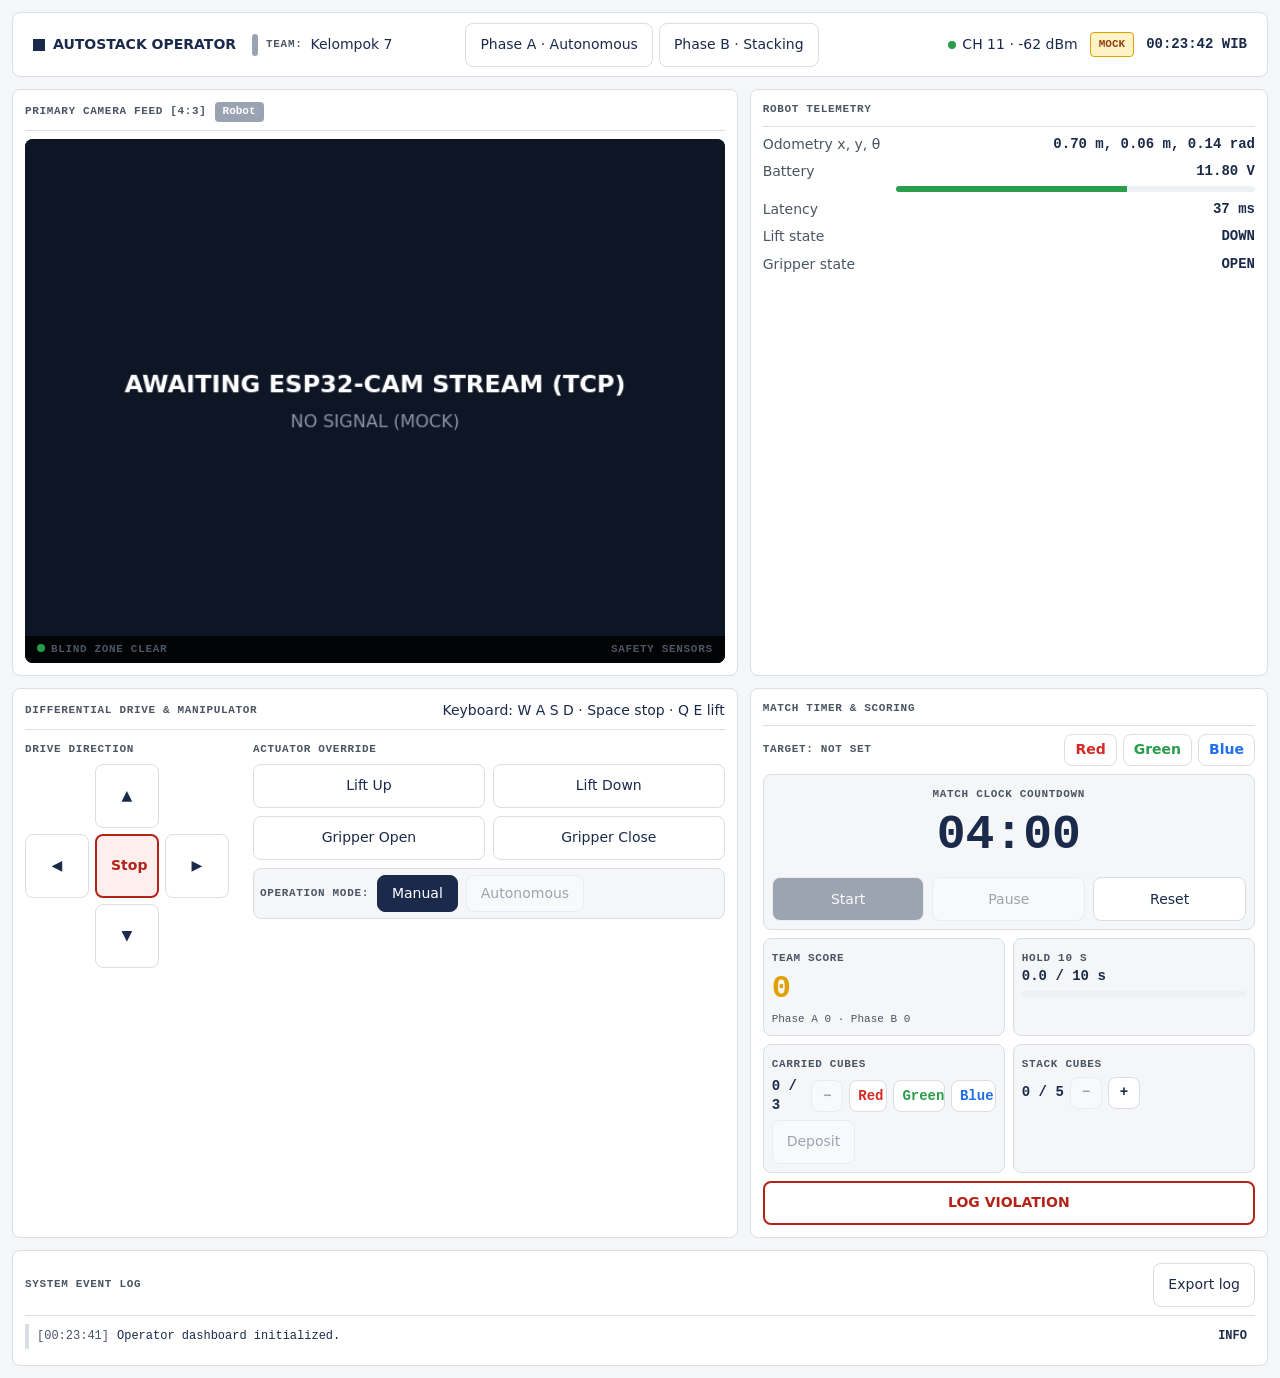
<file: index.html>
<!DOCTYPE html>
<html lang="en">
<head>
  <meta charset="UTF-8" />
  <meta name="viewport" content="width=device-width, initial-scale=1.0" />
  <title>AutoStack Operator Dashboard</title>
  <link rel="stylesheet" href="css/base.css" />
  <link rel="stylesheet" href="css/layout.css" />
  <link rel="stylesheet" href="css/components.css" />
</head>
<body>
  <div id="dq-banner" class="dq-banner" hidden>
    <strong>DISQUALIFIED</strong>
    <span>All robot controls locked</span>
    <button id="btn-reset-match" type="button">Reset Match</button>
  </div>

  <header class="app-header">
    <div class="brand"><span class="brand-mark" aria-hidden="true"></span>AutoStack Operator</div>
    <div class="team-block">
      <span id="team-color-bar" class="team-bar" aria-hidden="true"></span>
      <span class="label">Team:</span>
      <span id="team-name">Team Name</span>
    </div>
    <div class="phase-select" role="group" aria-label="Phase">
      <button id="btn-phase-a" type="button">Phase A · Autonomous</button>
      <button id="btn-phase-b" type="button">Phase B · Stacking</button>
    </div>
    <div class="header-meta">
      <span id="wifi-status" class="wifi"><span class="dot" aria-hidden="true"></span><span id="wifi-text">CH — · — dBm</span></span>
      <span id="mode-badge" class="badge">MOCK</span>
      <span id="clock" class="clock">--:--:-- WIB</span>
    </div>
  </header>

  <main class="grid">
    <section class="panel video-panel" aria-label="Camera feed">
      <div class="panel-head">
        <span>Primary camera feed [4:3]</span>
        <span id="robot-tag" class="tag">Robot</span>
      </div>
      <div class="video-wrap">
        <canvas id="video-canvas" width="640" height="480"></canvas>
        <div id="blind-zone-bar" class="blind-zone">
          <span><span id="blind-zone-dot" class="dot" aria-hidden="true"></span><span id="blind-zone-text">Blind zone clear</span></span>
          <span class="label">Safety sensors</span>
        </div>
      </div>
    </section>

    <section class="panel telemetry-panel" aria-label="Telemetry">
      <div class="panel-head">
        <span>Robot telemetry</span>
        <span id="telemetry-stale-badge" class="badge danger" hidden>Stale</span>
      </div>
      <dl class="telemetry-list">
        <dt>Odometry x, y, θ</dt><dd id="odo">—</dd>
        <dt>Battery</dt><dd><span id="battery">—</span><span class="bar"><span id="battery-fill"></span></span></dd>
        <dt>Latency</dt><dd id="latency">—</dd>
        <dt>Lift state</dt><dd id="lift-state">—</dd>
        <dt>Gripper state</dt><dd id="gripper-state">—</dd>
      </dl>
    </section>

    <section class="panel control-panel" aria-label="Controls">
      <div class="panel-head">
        <span>Differential drive &amp; manipulator</span>
        <span id="out-of-base-badge" class="badge warn" hidden>Out of base: drive disabled</span>
        <span class="hint">Keyboard: W A S D · Space stop · Q E lift</span>
      </div>
      <div class="controls-body">
        <div class="dpad-wrap">
          <span class="label">Drive direction</span>
          <div class="dpad">
            <button type="button" data-cmd="forward" aria-label="Forward">▲</button>
            <button type="button" data-cmd="left" aria-label="Left">◀</button>
            <button type="button" data-cmd="stop" class="stop" aria-label="Stop">Stop</button>
            <button type="button" data-cmd="right" aria-label="Right">▶</button>
            <button type="button" data-cmd="backward" aria-label="Backward">▼</button>
          </div>
        </div>
        <div class="actuator-wrap">
          <span class="label">Actuator override</span>
          <div class="actuator-row">
            <button type="button" data-cmd="lift_up">Lift Up</button>
            <button type="button" data-cmd="lift_down">Lift Down</button>
            <button type="button" data-cmd="grip_open">Gripper Open</button>
            <button type="button" data-cmd="grip_close">Gripper Close</button>
          </div>
          <div class="mode-row">
            <span class="label">Operation mode:</span>
            <button id="btn-mode-manual" type="button">Manual</button>
            <button id="btn-mode-auto" type="button" title="Not available in Phase B">Autonomous</button>
          </div>
        </div>
      </div>
    </section>

    <section class="panel score-panel" aria-label="Timer and scoring">
      <div class="panel-head"><span>Match timer &amp; scoring</span></div>
      <div class="target-row">
        <span class="label" id="target-label">Target: not set</span>
        <span class="target-buttons" role="group" aria-label="Target colour">
          <button type="button" data-target="red">Red</button>
          <button type="button" data-target="green">Green</button>
          <button type="button" data-target="blue">Blue</button>
        </span>
      </div>
      <div class="timer-block">
        <span class="label">Match clock countdown</span>
        <div id="timer" class="timer">04:00</div>
        <div class="timer-row">
          <button id="btn-start" type="button">Start</button>
          <button id="btn-pause" type="button">Pause</button>
          <button id="btn-reset" type="button">Reset</button>
        </div>
      </div>
      <div class="score-grid">
        <div class="score-cell">
          <span class="label">Team score</span>
          <div id="team-score" class="score">0</div>
          <div id="phase-subscores" class="sub">Phase A 0 · Phase B 0</div>
        </div>
        <div class="score-cell">
          <span class="label">Hold 10 s</span>
          <div id="hold-text" class="hold-text">0.0 / 10 s</div>
          <span class="bar"><span id="hold-fill"></span></span>
        </div>
        <div class="score-cell">
          <span class="label">Carried cubes</span>
          <div class="counter"><span id="carry-count">0 / 3</span>
            <button id="carry-minus" type="button" aria-label="Remove last cube">−</button>
            <button type="button" data-cube="red" aria-label="Carry red cube">Red</button>
            <button type="button" data-cube="green" aria-label="Carry green cube">Green</button>
            <button type="button" data-cube="blue" aria-label="Carry blue cube">Blue</button>
          </div>
          <button id="btn-deposit" type="button">Deposit</button>
        </div>
        <div class="score-cell">
          <span class="label">Stack cubes</span>
          <div class="counter"><span id="stack-count">0 / 5</span>
            <button id="stack-minus" type="button" aria-label="Stack minus">−</button>
            <button id="stack-plus" type="button" aria-label="Stack plus">+</button>
          </div>
        </div>
      </div>
      <button id="btn-violation" type="button" class="danger-outline">Log Violation</button>
    </section>

    <section class="panel log-panel" aria-label="Event log">
      <div class="panel-head">
        <span>System event log</span>
        <button id="btn-export-log" type="button">Export log</button>
      </div>
      <ul id="log-list"></ul>
    </section>
  </main>

  <dialog id="violation-dialog" aria-labelledby="violation-title">
    <h2 id="violation-title">Log Violation</h2>
    <button type="button" data-penalty="OTHER_BASE">Robot enters other team's base <b>(−50)</b></button>
    <button type="button" data-penalty="BLOCK_OPPONENT_OVER_5S">Blocks opponent over 5 s <b>(−50)</b></button>
    <button type="button" data-penalty="DELIBERATE_RAM">Rams opponent deliberately <b>(−80)</b></button>
    <button type="button" data-penalty="OPERATOR_LOOKS_ARENA">Operator looks at arena in Phase B <b id="look-points">(warning)</b></button>
    <button type="button" id="btn-disqualify" class="danger-solid">Uses extra vision apparatus <b>(Disqualify)</b></button>
    <button type="button" data-close>Cancel</button>
  </dialog>

  <script type="module" src="js/main.js"></script>
</body>
</html>
</file>
<file: css/base.css>
/* Design tokens and element defaults (PRD 11). All colours live in :root. */
:root {
  --c-bg: #f4f6f8;
  --c-panel: #fff;
  --c-inset: #edf1f5;
  --c-border: #d9dee5;
  --c-text: #1b2a4a;
  --c-muted: #4b5563;
  --c-green: #2a9d4b;
  --c-blue: #1f6feb;
  --c-red: #d62828;
  --c-warn: #e0a100;
  --c-danger: #b42318;
  --c-video: #0e1524;
  --radius: 8px;
  --mono: ui-monospace, Consolas, Menlo, monospace;
  --sans: system-ui, -apple-system, "Segoe UI", Roboto, sans-serif;
}

* { box-sizing: border-box; }

body {
  margin: 0;
  min-width: 1280px;
  background: var(--c-bg);
  color: var(--c-text);
  font-family: var(--sans);
  font-size: 14px;
  line-height: 1.4;
  padding: 12px;
}

h2 { font-size: 1rem; margin: 0; }

button {
  font: inherit;
  color: var(--c-text);
  background: var(--c-panel);
  border: 1px solid var(--c-border);
  border-radius: var(--radius);
  min-height: 44px;
  padding: 8px 14px;
  cursor: pointer;
}

button:hover:not(:disabled) { background: var(--c-inset); }
button:disabled { opacity: 0.4; cursor: not-allowed; }
button:focus-visible { outline: 2px solid var(--c-blue); outline-offset: 2px; }
button.active { background: var(--c-text); color: #fff; border-color: var(--c-text); }

[hidden] { display: none !important; }

.label {
  font-family: var(--mono);
  font-size: 11px;
  font-weight: 700;
  letter-spacing: 0.06em;
  text-transform: uppercase;
  color: var(--c-muted);
}

/* Accent follows the drawn match target; neutral grey until the operator picks one. */
.team-bar:not([data-color]), .tag:not([data-color]) { background: #9aa3b2; }
.team-bar[data-color="green"], .tag[data-color="green"] { background: var(--c-green); }
.team-bar[data-color="blue"], .tag[data-color="blue"] { background: var(--c-blue); }
.team-bar[data-color="red"], .tag[data-color="red"] { background: var(--c-red); }
</file>
<file: css/layout.css>
/* Page skeleton (PRD 5). Fixed desktop grid: no vertical scroll at 1920x1080. */
.app-header {
  display: flex;
  flex-wrap: wrap;
  align-items: center;
  gap: 1rem;
  padding: 0.6rem 1.25rem;
  background: var(--c-panel);
  border: 1px solid var(--c-border);
  border-radius: var(--radius);
  margin-bottom: 12px;
}

.brand { font-weight: 800; text-transform: uppercase; display: flex; align-items: center; gap: 8px; }
.brand-mark { width: 12px; height: 12px; background: var(--c-text); }

.team-block { display: flex; align-items: center; gap: 8px; }
.team-bar { width: 6px; height: 22px; border-radius: 3px; }

.phase-select { display: flex; gap: 6px; margin: 0 auto; }
.header-meta { display: flex; align-items: center; gap: 12px; margin-left: auto; }
.clock { font-family: var(--mono); font-weight: 700; font-variant-numeric: tabular-nums; }

.grid {
  display: grid;
  gap: 12px;
  grid-template-columns: 7fr 5fr;
  grid-template-areas:
    "video telemetry"
    "control score"
    "log log";
}

.video-panel { grid-area: video; }
.telemetry-panel { grid-area: telemetry; }
.control-panel { grid-area: control; }
.score-panel { grid-area: score; }
.log-panel { grid-area: log; }

.controls-body {
  display: grid;
  grid-template-columns: auto 1fr;
  gap: 1.5rem;
  align-items: start;
}

.score-grid {
  display: grid;
  grid-template-columns: 1fr 1fr;
  gap: 8px;
  margin: 8px 0;
}

.dq-banner {
  display: flex;
  align-items: center;
  gap: 12px;
  background: var(--c-danger);
  color: #fff;
  border-radius: var(--radius);
  padding: 10px 16px;
  margin-bottom: 12px;
  text-transform: uppercase;
  letter-spacing: 0.04em;
}

.dq-banner button { background: #fff; color: var(--c-danger); border-color: #fff; font-weight: 700; }
</file>
<file: css/components.css>
/* Panel internals, ordered as they appear in index.html. */
.panel {
  background: var(--c-panel);
  border: 1px solid var(--c-border);
  border-radius: var(--radius);
  padding: 12px;
  min-width: 0;
}

.panel-head {
  display: flex;
  align-items: center;
  gap: 8px;
  border-bottom: 1px solid var(--c-border);
  padding-bottom: 8px;
  margin-bottom: 8px;
}

.panel-head span:first-child {
  font-family: var(--mono);
  font-size: 11px;
  font-weight: 700;
  letter-spacing: 0.06em;
  text-transform: uppercase;
  color: var(--c-muted);
}

.panel-head .hint, .panel-head button { margin-left: auto; }

.tag {
  color: #fff;
  font-family: var(--mono);
  font-size: 11px;
  font-weight: 700;
  border-radius: 4px;
  padding: 2px 8px;
}

.badge {
  font-family: var(--mono);
  font-size: 11px;
  font-weight: 700;
  background: #fef3c7;
  color: #92400e;
  border: 1px solid var(--c-warn);
  border-radius: 4px;
  padding: 4px 8px;
}

.badge.warn { background: #fffbeb; color: #92400e; }
.badge.danger { background: #fee; color: var(--c-danger); border-color: var(--c-danger); }

.dot { display: inline-block; width: 8px; height: 8px; border-radius: 50%; background: var(--c-green); margin-right: 6px; }
.wifi.stale .dot { background: var(--c-danger); }

/* Video placeholder: dark 4:3 canvas with the blind-zone bar pinned to its foot. */
.video-wrap { position: relative; aspect-ratio: 4 / 3; background: var(--c-video); border-radius: var(--radius); overflow: hidden; }
#video-canvas { width: 100%; height: 100%; display: block; }

.blind-zone {
  position: absolute;
  left: 0;
  right: 0;
  bottom: 0;
  display: flex;
  justify-content: space-between;
  align-items: center;
  padding: 6px 12px;
  background: rgba(0, 0, 0, 0.85);
  color: var(--c-muted);
  font-family: var(--mono);
  font-size: 11px;
  font-weight: 700;
  letter-spacing: 0.06em;
  text-transform: uppercase;
}

.blind-zone.active { color: var(--c-warn); }
.blind-zone.active .dot { background: var(--c-warn); }

/* Telemetry rows and the voltage bar (display only, never a percentage). */
.telemetry-panel.stale { opacity: 0.45; }

.telemetry-list {
  display: grid;
  grid-template-columns: auto 1fr;
  gap: 8px 16px;
  margin: 0;
}

.telemetry-list dt { color: var(--c-muted); }
.telemetry-list dd { margin: 0; font-family: var(--mono); font-weight: 700; font-variant-numeric: tabular-nums; text-align: right; }
.telemetry-list dd .warn { color: var(--c-warn); }
.telemetry-list dd .danger, .danger { color: var(--c-danger); }

.bar { display: block; height: 6px; background: var(--c-inset); border-radius: 3px; overflow: hidden; margin-top: 4px; }
.bar > span { display: block; height: 100%; background: var(--c-green); }
#hold-fill { background: var(--c-blue); }

/* D-pad, actuators, and mode toggle. Stop is the only red control. */
.dpad {
  display: grid;
  grid-template-columns: repeat(3, 64px);
  grid-template-rows: repeat(3, 64px);
  gap: 6px;
  margin-top: 6px;
}

.dpad [data-cmd="forward"] { grid-column: 2; grid-row: 1; }
.dpad [data-cmd="left"] { grid-column: 1; grid-row: 2; }
.dpad [data-cmd="stop"] { grid-column: 2; grid-row: 2; }
.dpad [data-cmd="right"] { grid-column: 3; grid-row: 2; }
.dpad [data-cmd="backward"] { grid-column: 2; grid-row: 3; }

.dpad .stop { color: var(--c-danger); border: 2px solid var(--c-danger); background: #fee; font-weight: 700; }

.actuator-row { display: grid; grid-template-columns: 1fr 1fr; gap: 8px; margin-top: 6px; }
.mode-row { display: flex; align-items: center; gap: 8px; background: var(--c-bg); border: 1px solid var(--c-border); border-radius: var(--radius); padding: 6px; margin-top: 8px; }
.mode-row button { min-height: 36px; }

/* Timer and score figures stay tabular so digits never shift the layout. */
.timer-block { text-align: center; background: var(--c-bg); border: 1px solid var(--c-border); border-radius: var(--radius); padding: 8px; }
.timer { font-family: var(--mono); font-size: 3rem; font-weight: 800; font-variant-numeric: tabular-nums; }
.timer.warning { color: var(--c-danger); animation: pulse 1.2s ease-in-out infinite; }

@keyframes pulse {
  0%, 100% { opacity: 1; }
  50% { opacity: 0.55; }
}

.timer-row { display: flex; gap: 8px; margin-top: 8px; }
.timer-row button { flex: 1; }
.timer-row button:first-child { background: var(--c-text); color: #fff; }

.score-cell { background: var(--c-bg); border: 1px solid var(--c-border); border-radius: var(--radius); padding: 8px; }
.score { font-family: var(--mono); font-size: 2rem; font-weight: 800; color: var(--c-warn); font-variant-numeric: tabular-nums; }
.sub { font-family: var(--mono); font-size: 11px; color: var(--c-muted); }
.hold-text { font-family: var(--mono); font-weight: 700; font-variant-numeric: tabular-nums; }

.counter { display: flex; align-items: center; gap: 6px; font-family: var(--mono); font-weight: 700; margin: 4px 0; }
.counter button { min-height: 32px; min-width: 32px; padding: 2px 8px; }

/* Target picker and cube colour buttons reuse the team palette, never as identity. */
.target-row { display: flex; align-items: center; gap: 8px; margin-bottom: 8px; }
.target-buttons { margin-left: auto; display: flex; gap: 6px; }
.target-buttons button { min-height: 32px; padding: 2px 10px; font-weight: 700; }
[data-target="red"], [data-cube="red"] { color: var(--c-red); }
[data-target="green"], [data-cube="green"] { color: var(--c-green); }
[data-target="blue"], [data-cube="blue"] { color: var(--c-blue); }

.danger-outline { width: 100%; color: var(--c-danger); border: 2px solid var(--c-danger); font-weight: 700; text-transform: uppercase; }
.danger-solid { background: var(--c-danger); color: #fff; border-color: var(--c-danger); font-weight: 700; }

/* Native dialogs for violations and deposits. */
dialog { border: 2px solid var(--c-text); border-radius: var(--radius); padding: 16px; width: min(480px, 90vw); }
dialog::backdrop { background: rgba(0, 0, 0, 0.6); }
dialog h2 { margin-bottom: 12px; }
dialog button { display: block; width: 100%; margin-bottom: 8px; text-align: left; }
dialog button b { font-family: var(--mono); }

/* Log entries: newest first, colour-coded left border per type. */
#log-list { list-style: none; margin: 0; padding: 0; max-height: 180px; overflow-y: auto; font-family: var(--mono); font-size: 12px; }
#log-list li { display: flex; gap: 8px; padding: 4px 8px; border-left: 4px solid var(--c-border); margin-bottom: 4px; }
#log-list .log-time { color: var(--c-muted); }
#log-list .log-type { margin-left: auto; font-weight: 700; }
.log-info { border-left-color: #9aa3b2; }
.log-command { border-left-color: var(--c-blue); }
.log-score { border-left-color: var(--c-green); }
.log-penalty { border-left-color: var(--c-danger); }
.log-warning { border-left-color: var(--c-warn); }
</file>
